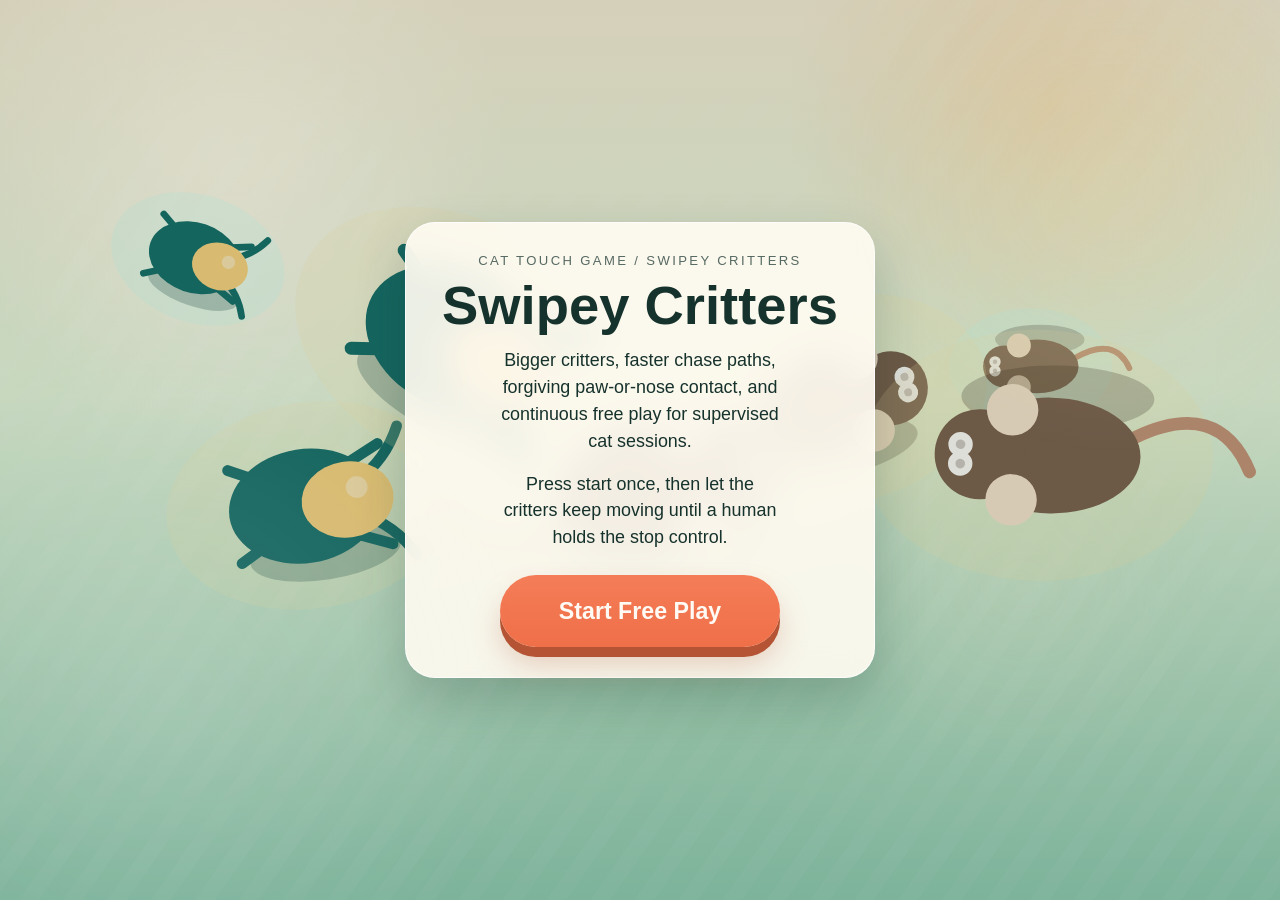
<file: index.html>
<!DOCTYPE html>
<html lang="en">
  <head>
    <meta charset="UTF-8" />
    <meta
      name="viewport"
      content="width=device-width, initial-scale=1, viewport-fit=cover, user-scalable=no"
    />
    <meta name="apple-mobile-web-app-capable" content="yes" />
    <meta name="mobile-web-app-capable" content="yes" />
    <meta name="apple-mobile-web-app-status-bar-style" content="black-translucent" />
    <meta name="theme-color" content="#8fc8ad" />
    <title>Swipey Critters</title>
    <link rel="stylesheet" href="styles.css" />
  </head>
  <body data-phase="idle">
    <main class="app-shell">
      <canvas id="gameCanvas" aria-label="Cat critter game"></canvas>

      <section class="hud" aria-label="Session status">
        <div class="hud-chip" id="scoreChip">
          <span class="hud-label">Score</span>
          <strong class="hud-value" id="scoreValue">0</strong>
        </div>
        <div class="hud-chip">
          <span class="hud-label">Session</span>
          <strong class="hud-value" id="sessionValue">0:00</strong>
        </div>
        <div class="hud-chip hud-chip--status">
          <span class="hud-label">Mode</span>
          <strong class="hud-value hud-value--status" id="statusValue">Ready</strong>
        </div>
      </section>

      <section class="control-rail" aria-label="Human controls">
        <div class="control-rail-copy">
          <span class="control-rail-label">Human control</span>
          <strong id="controlHint">Hold to stop play</strong>
        </div>
        <div class="control-rail-actions">
          <button
            class="utility-button"
            id="fullscreenButton"
            type="button"
            aria-label="Toggle fullscreen"
          >
            Enter Fullscreen
          </button>
          <button
            class="hold-button"
            id="stopButton"
            type="button"
            aria-label="Hold to stop play"
          >
            <span>Hold to Stop</span>
          </button>
        </div>
      </section>

      <section class="overlay is-visible" id="startOverlay" aria-live="polite">
        <div class="overlay-card">
          <p class="eyebrow">Cat Touch Game / Swipey Critters</p>
          <h1>Swipey Critters</h1>
          <p class="overlay-copy">
            Bigger critters, faster chase paths, forgiving paw-or-nose contact, and continuous
            free play for supervised cat sessions.
          </p>
          <p class="overlay-copy">
            Press start once, then let the critters keep moving until a human holds the stop
            control.
          </p>
          <button class="play-button" id="startButton" type="button">Start Free Play</button>
        </div>
      </section>

      <section class="overlay" id="resultOverlay" aria-live="polite" aria-hidden="true">
        <div class="overlay-card">
          <p class="eyebrow">Session Stopped</p>
          <h2>Score: <span id="finalScore">0</span></h2>
          <p class="overlay-copy" id="resultSummary">
            The critters are ready to resume whenever the next supervised session begins.
          </p>
          <button class="play-button" id="restartButton" type="button">Start New Session</button>
        </div>
      </section>
    </main>

    <script src="script.js"></script>
  </body>
</html>
</file>
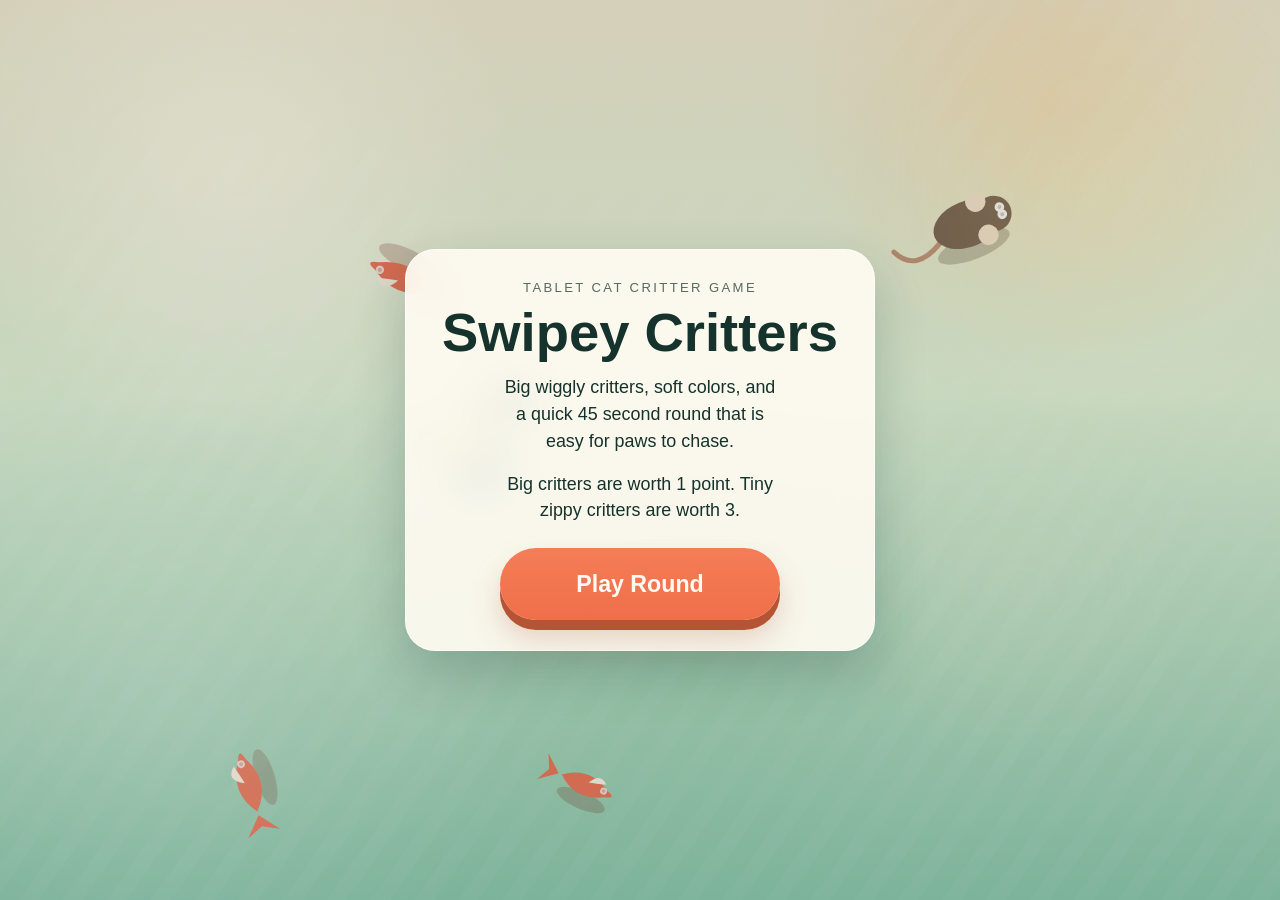
<file: VERSION_1_BACKUP/index.html>
<!DOCTYPE html>
<html lang="en">
  <head>
    <meta charset="UTF-8" />
    <meta
      name="viewport"
      content="width=device-width, initial-scale=1, viewport-fit=cover, user-scalable=no"
    />
    <meta name="theme-color" content="#8fc8ad" />
    <title>Swipey Critters</title>
    <link rel="stylesheet" href="styles.css" />
  </head>
  <body data-phase="idle">
    <main class="app-shell">
      <canvas id="gameCanvas" aria-label="Cat critter game"></canvas>

      <section class="hud" aria-label="Round status">
        <div class="hud-chip">
          <span class="hud-label">Score</span>
          <strong class="hud-value" id="scoreValue">0</strong>
        </div>
        <div class="hud-chip">
          <span class="hud-label">Time</span>
          <strong class="hud-value" id="timeValue">45</strong>
        </div>
      </section>

      <section class="overlay is-visible" id="startOverlay" aria-live="polite">
        <div class="overlay-card">
          <p class="eyebrow">Tablet Cat Critter Game</p>
          <h1>Swipey Critters</h1>
          <p class="overlay-copy">
            Big wiggly critters, soft colors, and a quick 45 second round that is easy for paws to
            chase.
          </p>
          <p class="overlay-copy">
            Big critters are worth 1 point. Tiny zippy critters are worth 3.
          </p>
          <button class="play-button" id="startButton" type="button">Play Round</button>
        </div>
      </section>

      <section class="overlay" id="resultOverlay" aria-live="polite" aria-hidden="true">
        <div class="overlay-card">
          <p class="eyebrow">Round Complete</p>
          <h2>Final Score: <span id="finalScore">0</span></h2>
          <p class="overlay-copy">The critters are lined up and ready for another chase.</p>
          <button class="play-button" id="restartButton" type="button">Play Again</button>
        </div>
      </section>
    </main>

    <script src="script.js"></script>
  </body>
</html>
</file>
<file: styles.css>
:root {
  --sand: #f6ead1;
  --cream: rgba(252, 246, 229, 0.82);
  --cream-strong: rgba(255, 251, 241, 0.92);
  --seafoam: #8fc8ad;
  --leaf: #4f9070;
  --deep: #16322c;
  --accent: #ef6f48;
  --accent-shadow: #b55335;
  --shadow: rgba(17, 49, 42, 0.2);
}

* {
  box-sizing: border-box;
  -webkit-tap-highlight-color: transparent;
}

html,
body {
  margin: 0;
  min-height: 100%;
  overflow: hidden;
}

body {
  font-family: "Trebuchet MS", "Avenir Next", "Segoe UI", sans-serif;
  color: var(--deep);
  touch-action: none;
  overscroll-behavior: none;
  user-select: none;
  -webkit-user-select: none;
  -webkit-touch-callout: none;
  background:
    radial-gradient(circle at 18% 18%, rgba(255, 248, 226, 0.95), transparent 22%),
    radial-gradient(circle at 82% 12%, rgba(255, 177, 91, 0.24), transparent 20%),
    radial-gradient(circle at 54% 72%, rgba(120, 197, 154, 0.2), transparent 28%),
    linear-gradient(180deg, #f6ead1 0%, #e5f3d7 44%, #8fc8ad 100%);
}

body::before,
body::after {
  content: "";
  position: fixed;
  inset: -12%;
  pointer-events: none;
}

body::before {
  background:
    radial-gradient(circle at 25% 35%, rgba(255, 255, 255, 0.22), transparent 18%),
    radial-gradient(circle at 74% 62%, rgba(255, 244, 210, 0.18), transparent 14%),
    repeating-linear-gradient(
      125deg,
      rgba(255, 255, 255, 0.06) 0,
      rgba(255, 255, 255, 0.06) 16px,
      transparent 16px,
      transparent 36px
    );
  opacity: 0.7;
  animation: drift 22s linear infinite;
}

body::after {
  background:
    radial-gradient(circle at 20% 72%, rgba(255, 255, 255, 0.12), transparent 24%),
    radial-gradient(circle at 80% 26%, rgba(255, 232, 181, 0.15), transparent 18%);
  animation: floatGlow 14s ease-in-out infinite alternate;
}

.app-shell {
  position: relative;
  width: 100vw;
  height: 100vh;
  height: 100dvh;
}

#gameCanvas {
  display: block;
  width: 100%;
  height: 100%;
  touch-action: none;
  cursor:
    url("data:image/svg+xml,%3Csvg xmlns='http://www.w3.org/2000/svg' width='40' height='40' viewBox='0 0 40 40'%3E%3Cg fill='%23fff6ee' stroke='%23c96d59' stroke-width='2'%3E%3Cellipse cx='20' cy='24' rx='10' ry='8.5'/%3E%3Ccircle cx='11' cy='14' r='4'/%3E%3Ccircle cx='19' cy='9.5' r='4'/%3E%3Ccircle cx='28' cy='10.5' r='4'/%3E%3Ccircle cx='32.5' cy='18.5' r='3.5'/%3E%3C/g%3E%3Cpath fill='%23ef6f48' d='M17 24c0-2.6 3-4.3 5.2-2.7 2.2-1.6 5.2.1 5.2 2.7 0 3.6-4.1 5.8-5.2 7.2-1.1-1.4-5.2-3.6-5.2-7.2Z'/%3E%3C/svg%3E")
      14 10,
    pointer;
}

.hud {
  position: absolute;
  inset: max(16px, env(safe-area-inset-top)) max(18px, env(safe-area-inset-right)) auto
    max(18px, env(safe-area-inset-left));
  display: flex;
  justify-content: flex-start;
  align-items: center;
  gap: 12px;
  pointer-events: none;
  opacity: 0;
  transform: translateY(-12px);
  transition: opacity 180ms ease, transform 180ms ease;
}

body[data-phase="playing"] .hud {
  opacity: 1;
  transform: translateY(0);
}

.hud-chip {
  min-width: 112px;
  padding: 12px 16px;
  border-radius: 18px;
  background: var(--cream);
  border: 1px solid rgba(255, 255, 255, 0.55);
  box-shadow: 0 12px 28px var(--shadow);
  backdrop-filter: blur(12px);
}

.hud-chip--status {
  margin-left: auto;
  min-width: 132px;
}

.hud-label {
  display: block;
  font-size: 0.74rem;
  letter-spacing: 0.14em;
  text-transform: uppercase;
  opacity: 0.72;
}

.hud-value {
  display: block;
  margin-top: 4px;
  font-size: clamp(1.3rem, 2vw, 1.8rem);
  line-height: 1;
}

.hud-value--status {
  font-size: clamp(1rem, 1.7vw, 1.25rem);
}

.control-rail {
  position: absolute;
  inset: auto max(18px, env(safe-area-inset-right))
    max(16px, calc(env(safe-area-inset-bottom) + 6px)) max(18px, env(safe-area-inset-left));
  display: flex;
  align-items: center;
  justify-content: space-between;
  gap: 16px;
  padding: 14px 16px;
  border-radius: 24px;
  background: rgba(252, 246, 229, 0.52);
  border: 1px solid rgba(255, 255, 255, 0.52);
  box-shadow: 0 14px 30px rgba(17, 49, 42, 0.16);
  backdrop-filter: blur(12px);
  opacity: 0;
  visibility: hidden;
  pointer-events: none;
  transform: translateY(18px);
  transition: opacity 180ms ease, transform 180ms ease, visibility 180ms ease;
}

body[data-phase="playing"] .control-rail {
  opacity: 1;
  visibility: visible;
  pointer-events: auto;
  transform: translateY(0);
}

.control-rail-copy {
  min-width: 0;
}

.control-rail-label {
  display: block;
  font-size: 0.72rem;
  letter-spacing: 0.16em;
  text-transform: uppercase;
  opacity: 0.68;
}

.control-rail-copy strong {
  display: block;
  margin-top: 4px;
  font-size: clamp(0.95rem, 2vw, 1.08rem);
}

.control-rail-actions {
  display: flex;
  align-items: center;
  gap: 12px;
}

.utility-button,
.hold-button {
  --hold-progress: 0%;
  position: relative;
  overflow: hidden;
  min-width: 168px;
  min-height: 68px;
  border: 0;
  border-radius: 999px;
  padding: 0 22px;
  font: inherit;
  font-size: 1.02rem;
  font-weight: 700;
  color: #fffaf4;
  background: rgba(22, 50, 44, 0.84);
  box-shadow: inset 0 0 0 1px rgba(255, 255, 255, 0.12);
}

.utility-button {
  min-width: 188px;
  background: rgba(79, 144, 112, 0.92);
}

.utility-button[disabled] {
  opacity: 0.55;
}

.hold-button::before {
  content: "";
  position: absolute;
  inset: 0;
  width: var(--hold-progress);
  background: linear-gradient(90deg, rgba(244, 125, 88, 0.82), rgba(239, 111, 72, 0.96));
  transition: width 90ms linear;
}

.hold-button span {
  position: relative;
  z-index: 1;
}

.overlay {
  position: absolute;
  inset: 0;
  display: grid;
  place-items: center;
  padding: max(20px, env(safe-area-inset-top)) max(20px, env(safe-area-inset-right))
    max(20px, env(safe-area-inset-bottom)) max(20px, env(safe-area-inset-left));
  background: rgba(17, 49, 42, 0.14);
  opacity: 0;
  visibility: hidden;
  pointer-events: none;
  transition: opacity 220ms ease, visibility 220ms ease;
}

.overlay.is-visible {
  opacity: 1;
  visibility: visible;
  pointer-events: auto;
}

.overlay-card {
  width: min(92vw, 470px);
  padding: 30px 28px;
  border-radius: 30px;
  background: var(--cream-strong);
  border: 1px solid rgba(255, 255, 255, 0.75);
  box-shadow: 0 22px 50px rgba(17, 49, 42, 0.22);
  backdrop-filter: blur(18px);
  text-align: center;
}

.eyebrow {
  margin: 0 0 12px;
  font-size: 0.82rem;
  letter-spacing: 0.18em;
  text-transform: uppercase;
  color: rgba(22, 50, 44, 0.72);
}

h1,
h2 {
  margin: 0;
  font-size: clamp(2rem, 6vw, 3.4rem);
  line-height: 0.94;
}

.overlay-copy {
  margin: 16px auto 0;
  max-width: 28ch;
  font-size: clamp(1rem, 2.4vw, 1.12rem);
  line-height: 1.5;
}

.play-button {
  margin-top: 24px;
  width: min(100%, 280px);
  min-height: 72px;
  border: 0;
  border-radius: 999px;
  padding: 16px 24px;
  font: inherit;
  font-size: clamp(1.15rem, 3vw, 1.45rem);
  font-weight: 700;
  color: #fffaf4;
  background: linear-gradient(180deg, #f47d58 0%, var(--accent) 100%);
  box-shadow: 0 10px 0 0 var(--accent-shadow), 0 18px 30px rgba(176, 83, 53, 0.25);
  transition: transform 120ms ease, box-shadow 120ms ease;
}

.play-button:active {
  transform: translateY(4px);
  box-shadow: 0 6px 0 0 var(--accent-shadow), 0 12px 18px rgba(176, 83, 53, 0.24);
}

body[data-phase="playing"] .overlay {
  pointer-events: none;
}

@media (pointer: coarse) {
  #gameCanvas {
    cursor: none;
  }
}

@media (orientation: portrait) {
  .hud {
    gap: 8px;
  }

  .hud-chip {
    min-width: 96px;
    padding: 10px 14px;
  }

  .hud-chip--status {
    min-width: 110px;
  }

  .control-rail {
    align-items: stretch;
    flex-direction: column;
    gap: 12px;
  }

  .control-rail-actions {
    width: 100%;
    flex-direction: column;
  }

  .utility-button,
  .hold-button {
    width: 100%;
  }

  .overlay-card {
    width: min(92vw, 400px);
    padding: 26px 22px;
  }
}

@keyframes drift {
  from {
    transform: translate3d(-2%, 0, 0) rotate(0deg);
  }

  to {
    transform: translate3d(2%, -1%, 0) rotate(3deg);
  }
}

@keyframes floatGlow {
  from {
    transform: translate3d(0, -1%, 0) scale(1);
  }

  to {
    transform: translate3d(0, 2%, 0) scale(1.04);
  }
}
</file>
<file: VERSION_1_BACKUP/styles.css>
:root {
  --sand: #f6ead1;
  --cream: rgba(252, 246, 229, 0.82);
  --cream-strong: rgba(255, 251, 241, 0.92);
  --seafoam: #8fc8ad;
  --leaf: #4f9070;
  --deep: #16322c;
  --accent: #ef6f48;
  --accent-shadow: #b55335;
  --shadow: rgba(17, 49, 42, 0.2);
}

* {
  box-sizing: border-box;
}

html,
body {
  margin: 0;
  min-height: 100%;
  overflow: hidden;
}

body {
  font-family: "Trebuchet MS", "Avenir Next", "Segoe UI", sans-serif;
  color: var(--deep);
  touch-action: none;
  overscroll-behavior: none;
  background:
    radial-gradient(circle at 18% 18%, rgba(255, 248, 226, 0.95), transparent 22%),
    radial-gradient(circle at 82% 12%, rgba(255, 177, 91, 0.24), transparent 20%),
    radial-gradient(circle at 54% 72%, rgba(120, 197, 154, 0.2), transparent 28%),
    linear-gradient(180deg, #f6ead1 0%, #e5f3d7 44%, #8fc8ad 100%);
}

body::before,
body::after {
  content: "";
  position: fixed;
  inset: -12%;
  pointer-events: none;
}

body::before {
  background:
    radial-gradient(circle at 25% 35%, rgba(255, 255, 255, 0.22), transparent 18%),
    radial-gradient(circle at 74% 62%, rgba(255, 244, 210, 0.18), transparent 14%),
    repeating-linear-gradient(
      125deg,
      rgba(255, 255, 255, 0.06) 0,
      rgba(255, 255, 255, 0.06) 16px,
      transparent 16px,
      transparent 36px
    );
  opacity: 0.7;
  animation: drift 22s linear infinite;
}

body::after {
  background:
    radial-gradient(circle at 20% 72%, rgba(255, 255, 255, 0.12), transparent 24%),
    radial-gradient(circle at 80% 26%, rgba(255, 232, 181, 0.15), transparent 18%);
  animation: floatGlow 14s ease-in-out infinite alternate;
}

.app-shell {
  position: relative;
  width: 100vw;
  height: 100vh;
  height: 100dvh;
}

#gameCanvas {
  display: block;
  width: 100%;
  height: 100%;
  cursor:
    url("data:image/svg+xml,%3Csvg xmlns='http://www.w3.org/2000/svg' width='40' height='40' viewBox='0 0 40 40'%3E%3Cg fill='%23fff6ee' stroke='%23c96d59' stroke-width='2'%3E%3Cellipse cx='20' cy='24' rx='10' ry='8.5'/%3E%3Ccircle cx='11' cy='14' r='4'/%3E%3Ccircle cx='19' cy='9.5' r='4'/%3E%3Ccircle cx='28' cy='10.5' r='4'/%3E%3Ccircle cx='32.5' cy='18.5' r='3.5'/%3E%3C/g%3E%3Cpath fill='%23ef6f48' d='M17 24c0-2.6 3-4.3 5.2-2.7 2.2-1.6 5.2.1 5.2 2.7 0 3.6-4.1 5.8-5.2 7.2-1.1-1.4-5.2-3.6-5.2-7.2Z'/%3E%3C/svg%3E")
      14 10,
    pointer;
}

.hud {
  position: absolute;
  inset: max(16px, env(safe-area-inset-top)) max(18px, env(safe-area-inset-right)) auto
    max(18px, env(safe-area-inset-left));
  display: flex;
  justify-content: space-between;
  align-items: center;
  gap: 12px;
  pointer-events: none;
  opacity: 0;
  transform: translateY(-12px);
  transition: opacity 180ms ease, transform 180ms ease;
}

body[data-phase="playing"] .hud {
  opacity: 1;
  transform: translateY(0);
}

.hud-chip {
  min-width: 112px;
  padding: 12px 16px;
  border-radius: 18px;
  background: var(--cream);
  border: 1px solid rgba(255, 255, 255, 0.55);
  box-shadow: 0 12px 28px var(--shadow);
  backdrop-filter: blur(12px);
}

.hud-label {
  display: block;
  font-size: 0.74rem;
  letter-spacing: 0.14em;
  text-transform: uppercase;
  opacity: 0.72;
}

.hud-value {
  display: block;
  margin-top: 4px;
  font-size: clamp(1.3rem, 2vw, 1.8rem);
  line-height: 1;
}

.overlay {
  position: absolute;
  inset: 0;
  display: grid;
  place-items: center;
  padding: max(20px, env(safe-area-inset-top)) max(20px, env(safe-area-inset-right))
    max(20px, env(safe-area-inset-bottom)) max(20px, env(safe-area-inset-left));
  background: rgba(17, 49, 42, 0.14);
  opacity: 0;
  visibility: hidden;
  pointer-events: none;
  transition: opacity 220ms ease, visibility 220ms ease;
}

.overlay.is-visible {
  opacity: 1;
  visibility: visible;
  pointer-events: auto;
}

.overlay-card {
  width: min(92vw, 470px);
  padding: 30px 28px;
  border-radius: 30px;
  background: var(--cream-strong);
  border: 1px solid rgba(255, 255, 255, 0.75);
  box-shadow: 0 22px 50px rgba(17, 49, 42, 0.22);
  backdrop-filter: blur(18px);
  text-align: center;
}

.eyebrow {
  margin: 0 0 12px;
  font-size: 0.82rem;
  letter-spacing: 0.18em;
  text-transform: uppercase;
  color: rgba(22, 50, 44, 0.72);
}

h1,
h2 {
  margin: 0;
  font-size: clamp(2rem, 6vw, 3.4rem);
  line-height: 0.94;
}

.overlay-copy {
  margin: 16px auto 0;
  max-width: 28ch;
  font-size: clamp(1rem, 2.4vw, 1.12rem);
  line-height: 1.5;
}

.play-button {
  margin-top: 24px;
  width: min(100%, 280px);
  min-height: 72px;
  border: 0;
  border-radius: 999px;
  padding: 16px 24px;
  font: inherit;
  font-size: clamp(1.15rem, 3vw, 1.45rem);
  font-weight: 700;
  color: #fffaf4;
  background: linear-gradient(180deg, #f47d58 0%, var(--accent) 100%);
  box-shadow: 0 10px 0 0 var(--accent-shadow), 0 18px 30px rgba(176, 83, 53, 0.25);
  transition: transform 120ms ease, box-shadow 120ms ease;
}

.play-button:active {
  transform: translateY(4px);
  box-shadow: 0 6px 0 0 var(--accent-shadow), 0 12px 18px rgba(176, 83, 53, 0.24);
}

@media (pointer: coarse) {
  #gameCanvas {
    cursor: none;
  }
}

@media (orientation: portrait) {
  .hud-chip {
    min-width: 96px;
    padding: 10px 14px;
  }

  .overlay-card {
    width: min(92vw, 400px);
    padding: 26px 22px;
  }
}

@keyframes drift {
  from {
    transform: translate3d(-2%, 0, 0) rotate(0deg);
  }

  to {
    transform: translate3d(2%, -1%, 0) rotate(3deg);
  }
}

@keyframes floatGlow {
  from {
    transform: translate3d(0, -1%, 0) scale(1);
  }

  to {
    transform: translate3d(0, 2%, 0) scale(1.04);
  }
}
</file>
